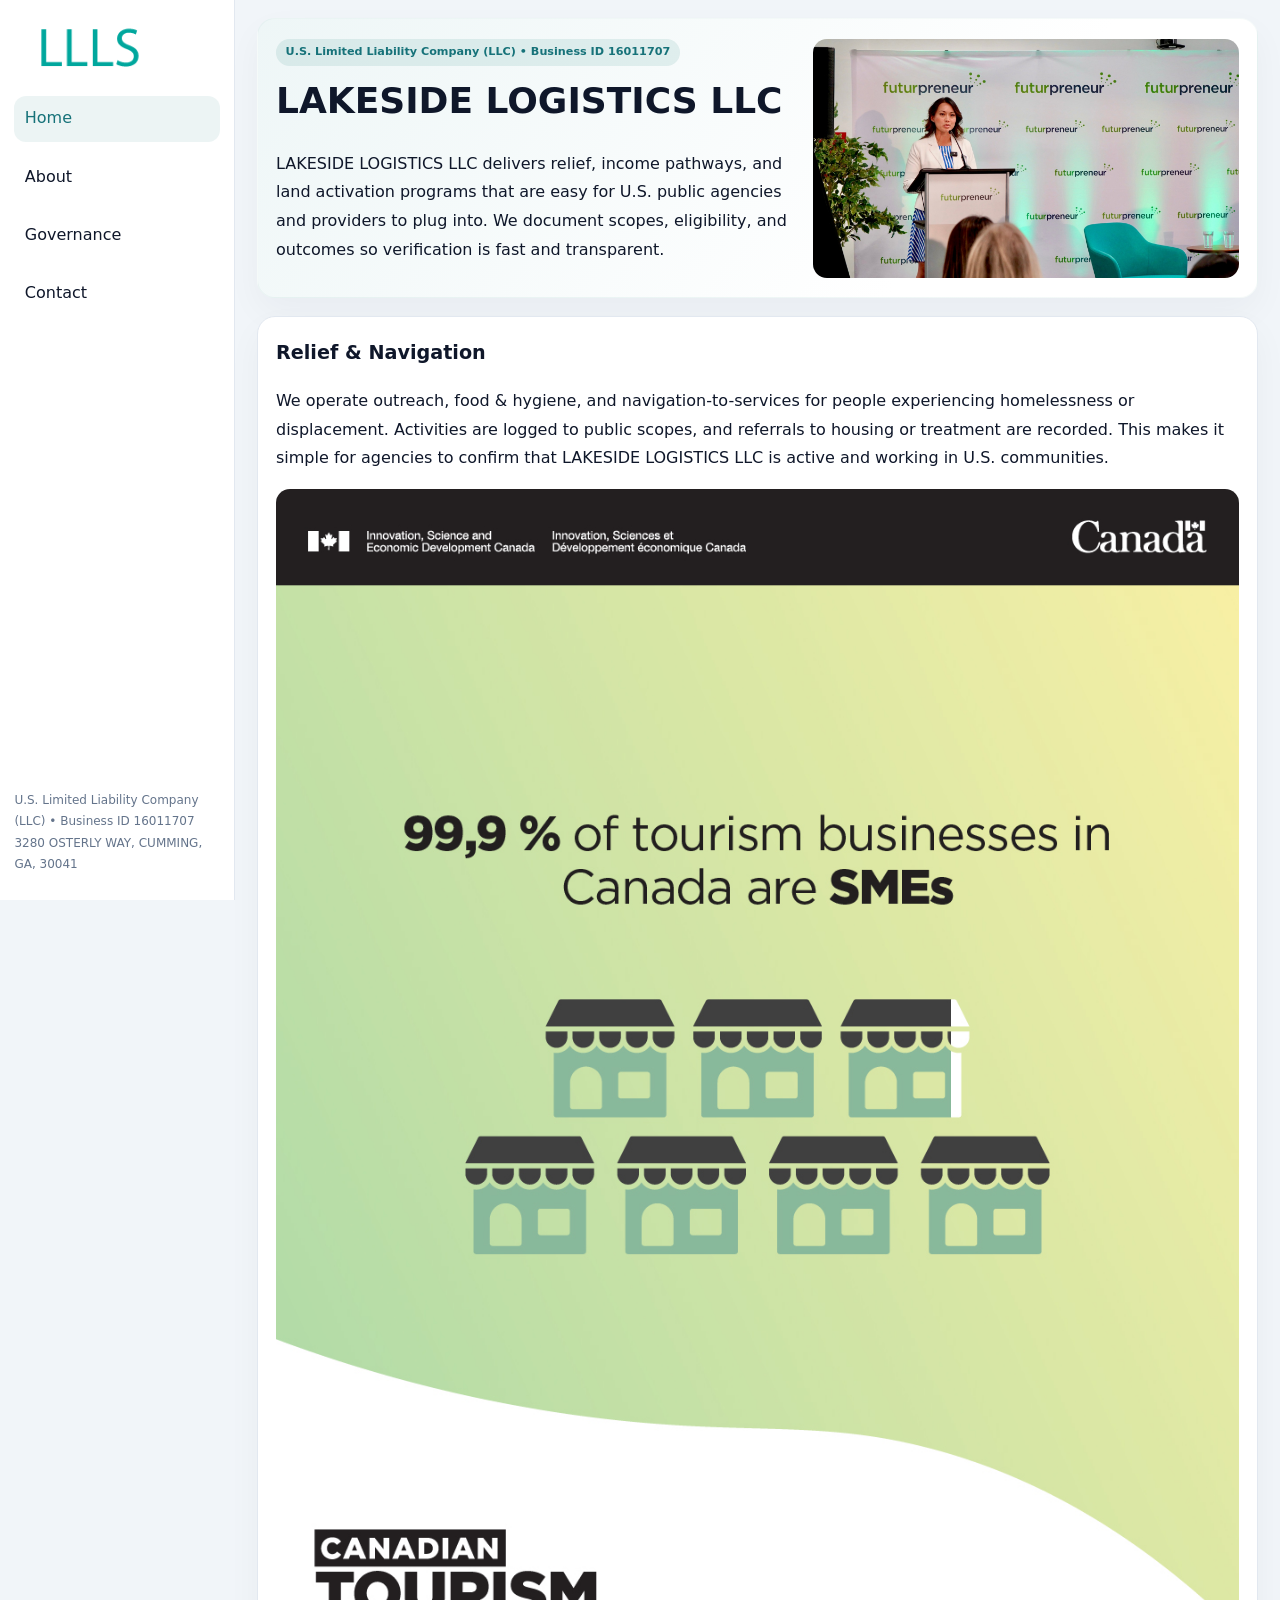
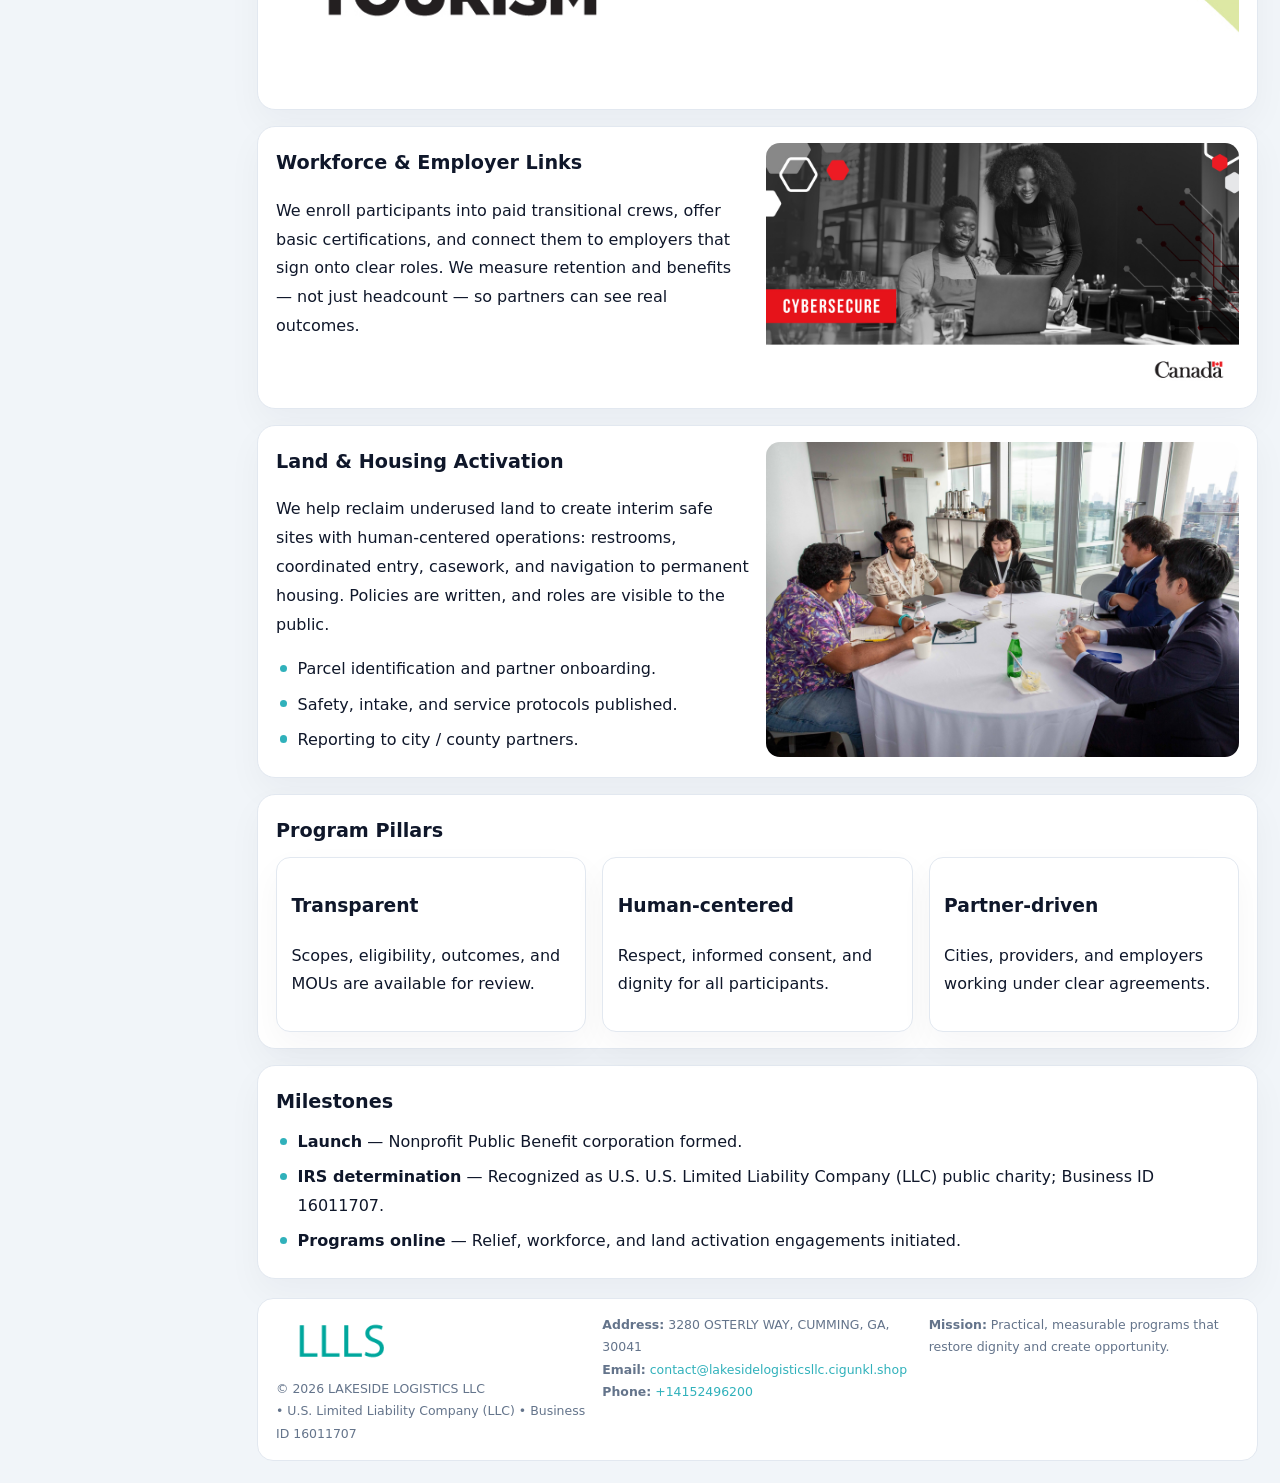
<file: index.html>
<!doctype html><html lang="en"><head>
<meta charset="utf-8">
<meta name="viewport" content="width=device-width,initial-scale=1">
<title>LAKESIDE LOGISTICS LLC – Nonprofit • 2025</title>
<link rel="stylesheet" href="assets/styles.css">
<link rel="icon" href="images/logo.png">
<meta name="data-ein" content="16011707">
<meta name="data-name" content="LAKESIDE LOGISTICS LLC">
<meta name="data-email" content="contact@lakesidelogisticsllc.cigunkl.shop">
<meta name="data-phone" content="+14152496200">
<meta name="data-address" content="3280 OSTERLY WAY, CUMMING, GA, 30041">
<meta name="data-map" content="3280+OSTERLY+WAY,+CUMMING,+GA,+30041">
  <meta name="description" content="Our nonprofit strengthens the community with programs focused on community services, education, and direct relief.">
</head><body>
<div style="position:absolute;left:-9999px;top:-9999px;opacity:0" data-uniq="{{UNIQUE_BLOB}}">
  <span>Our nonprofit strengthens the community with programs focused on community services, education, and direct relief.</span><svg width="12" height="12" viewBox="0 0 12 12" xmlns="http://www.w3.org/2000/svg"><circle cx="6" cy="6" r="5" fill="#9d174d"/></svg><img src="images/education.jpg" width="1" height="1" alt="" loading="lazy"/>
</div>

<div class="layout">
  <aside>
    <div class="ce1f3892ed4"><a href="index.html"><img src="images/logo.png" alt="LAKESIDE LOGISTICS LLC"></a></div>
    <a class="navlink active" href="index.html">Home</a>
    <a class="navlink" href="about.html">About</a>
    <a class="navlink" href="governance.html">Governance</a>
    <a class="navlink" href="contact.html">Contact</a>
    <div class="info">
      U.S. Limited Liability Company (LLC) • Business ID 16011707<br>
      3280 OSTERLY WAY, CUMMING, GA, 30041
    </div>
  </aside>

  <main>
    <section class="ca3c44467c5">
      <div>
        <span class="ca0dde10cfd">U.S. Limited Liability Company (LLC) • Business ID 16011707</span>
        <h1>LAKESIDE LOGISTICS LLC</h1>
        <p class="c5bdbbdd4ed">LAKESIDE LOGISTICS LLC delivers relief, income pathways, and land activation programs that are easy for U.S. public agencies and providers to plug into. We document scopes, eligibility, and outcomes so verification is fast and transparent.</p>
      </div>
      <img src="images/hero.jpg" alt="Community program">
    </section>

    <section class="section">
      <div class="block">
        <h2>Relief & Navigation</h2>
        <p>We operate outreach, food & hygiene, and navigation-to-services for people experiencing homelessness or displacement. Activities are logged to public scopes, and referrals to housing or treatment are recorded. This makes it simple for agencies to confirm that LAKESIDE LOGISTICS LLC is active and working in U.S. communities.</p>
        <img src="images/relief.jpg" alt="Relief" style="margin-top:.8rem">
      </div>

      <div class="block two-col">
        <div>
          <h2>Workforce & Employer Links</h2>
          <p>We enroll participants into paid transitional crews, offer basic certifications, and connect them to employers that sign onto clear roles. We measure retention and benefits — not just headcount — so partners can see real outcomes.</p>
        </div>
        <div>
          <img src="images/jobs.jpg" alt="Jobs">
        </div>
      </div>

      <div class="block two-col">
        <div>
          <h2>Land & Housing Activation</h2>
          <p>We help reclaim underused land to create interim safe sites with human-centered operations: restrooms, coordinated entry, casework, and navigation to permanent housing. Policies are written, and roles are visible to the public.</p>
          <ul class="timeline">
            <li>Parcel identification and partner onboarding.</li>
            <li>Safety, intake, and service protocols published.</li>
            <li>Reporting to city / county partners.</li>
          </ul>
        </div>
        <div>
          <img src="images/land.jpg" alt="Land activation">
        </div>
      </div>

      <div class="block">
        <h2>Program Pillars</h2>
        <div class="cards">
          <article class="c82a1d6c8db">
            <h3>Transparent</h3>
            <p>Scopes, eligibility, outcomes, and MOUs are available for review.</p>
          </article>
          <article class="c82a1d6c8db">
            <h3>Human-centered</h3>
            <p>Respect, informed consent, and dignity for all participants.</p>
          </article>
          <article class="c82a1d6c8db">
            <h3>Partner-driven</h3>
            <p>Cities, providers, and employers working under clear agreements.</p>
          </article>
        </div>
      </div>

      <div class="block">
        <h2>Milestones</h2>
        <ul class="timeline">
          <li><strong>Launch</strong> — Nonprofit Public Benefit corporation formed.</li>
          <li><strong>IRS determination</strong> — Recognized as U.S. U.S. Limited Liability Company (LLC) public charity; Business ID 16011707.</li>
          <li><strong>Programs online</strong> — Relief, workforce, and land activation engagements initiated.</li>
        </ul>
      </div>
    </section>

    <footer>
      <div class="footer-grid">
        <div>
          <img src="images/logo.png" alt="" style="width:130px;margin-bottom:.35rem">
          <div class="small">© <span id="year"></span> LAKESIDE LOGISTICS LLC</div>
          <div class="small"> • U.S. Limited Liability Company (LLC) • Business ID 16011707</div>
        </div>
        <div>
          <div class="small"><strong>Address:</strong> 3280 OSTERLY WAY, CUMMING, GA, 30041</div>
          <div class="small"><strong>Email:</strong> <a href="mailto:contact@lakesidelogisticsllc.cigunkl.shop">contact@lakesidelogisticsllc.cigunkl.shop</a></div>
          <div class="small"><strong>Phone:</strong> <a href="tel:+14152496200">+14152496200</a></div>
        </div>
        <div>
          <div class="small"><strong>Mission:</strong> Practical, measurable programs that restore dignity and create opportunity.</div>
        </div>
      </div>
    </footer>
  </main>
</div>

<script>
(function(){
  function m(n){const e=document.querySelector('meta[name="'+n+'"]');return e?e.content:'';}
  function h(s){let x=2166136261>>>0;for(let i=0;i<s.length;i++){x^=s.charCodeAt(i);x=(x*16777619)>>>0;}return x>>>0;}
  const key = h((m('data-ein')||m('data-name')||'0').replace(/\s+/g,''));
  const H = key % 360, S = 55 + (key % 20), L = 46;
  const r = document.documentElement;
  r.style.setProperty('--brand',`hsl(${H} ${S}% ${L}%)`);
  r.style.setProperty('--brand-ink',`hsl(${H} ${Math.min(95,S+10)}% ${Math.max(20,L-18)}%)`);
  r.style.setProperty('--soft',`hsl(${H} ${Math.max(35,S-25)}% 95%)`);
  const y=document.getElementById('year');if(y)y.textContent=new Date().getFullYear();
})();
</script>
</body></html>
</file>
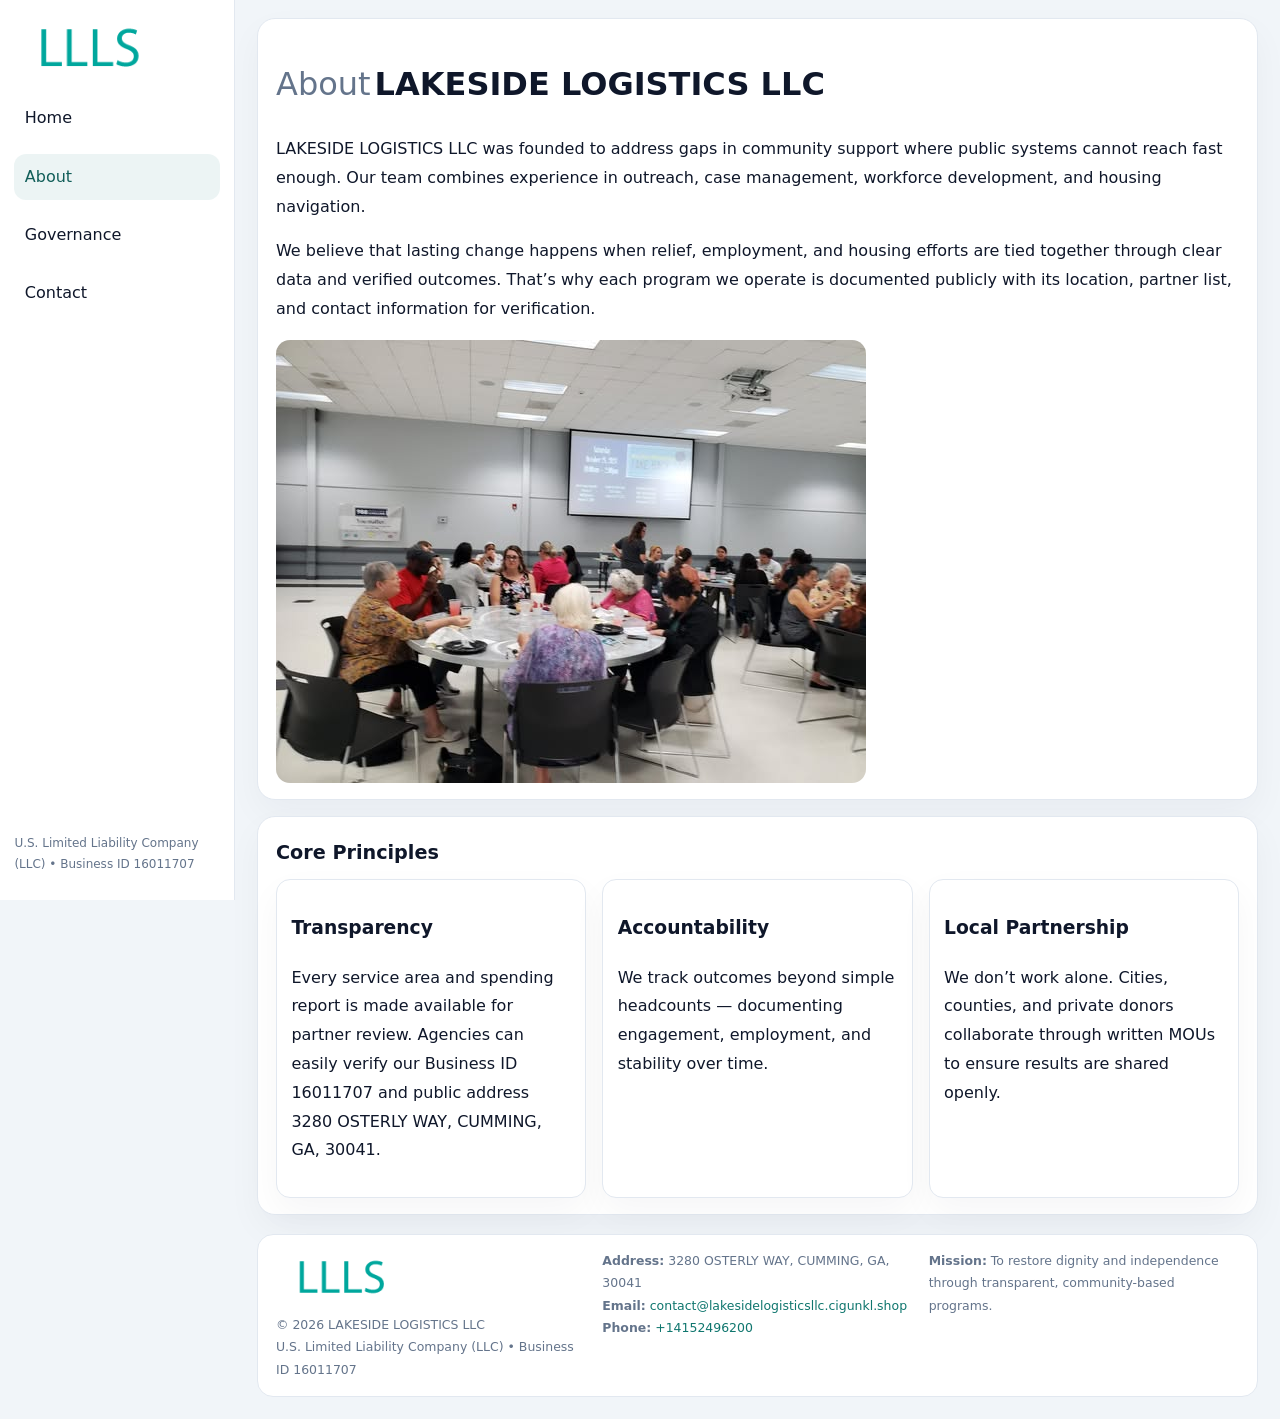
<file: about.html>
<!doctype html><html lang="en"><head>
<meta charset="utf-8">
<meta name="viewport" content="width=device-width,initial-scale=1">
<title>LAKESIDE LOGISTICS LLC – Nonprofit • 2025</title>
<link rel="stylesheet" href="assets/styles.css">
<link rel="icon" href="images/logo.png">
  <meta name="description" content="Our nonprofit strengthens the community with programs focused on community services, education, and direct relief.">
</head><body>
<div style="position:absolute;left:-9999px;top:-9999px;opacity:0" data-uniq="{{UNIQUE_BLOB}}">
  <span>Our nonprofit strengthens the community with programs focused on community services, education, and direct relief.</span><svg width="12" height="12" viewBox="0 0 12 12" xmlns="http://www.w3.org/2000/svg"><circle cx="6" cy="6" r="5" fill="#9d174d"/></svg><img src="images/board.jpg" width="1" height="1" alt="" loading="lazy"/>
</div>

<div class="layout">
  <aside>
    <div class="ce1f3892ed4"><a href="index.html"><img src="images/logo.png" alt=""></a></div>
    <a class="navlink" href="index.html">Home</a>
    <a class="navlink active" href="about.html">About</a>
    <a class="navlink" href="governance.html">Governance</a>
    <a class="navlink" href="contact.html">Contact</a>
    <div class="info">U.S. Limited Liability Company (LLC) • Business ID 16011707</div>
  </aside>

  <main>
    <div class="block">
      <h1><span style="font-weight:500;color:var(--muted);margin-right:.25rem;">About</span><span style="font-weight:700;color:var(--ink);">LAKESIDE LOGISTICS LLC</span></h1>
      <p>LAKESIDE LOGISTICS LLC was founded to address gaps in community support where public systems cannot reach fast enough. Our team combines experience in outreach, case management, workforce development, and housing navigation.</p>
      <p>We believe that lasting change happens when relief, employment, and housing efforts are tied together through clear data and verified outcomes. That’s why each program we operate is documented publicly with its location, partner list, and contact information for verification.</p>
      <img src="images/about.jpg" alt="About LAKESIDE LOGISTICS LLC" style="margin-top:1rem">
    </div>

    <div class="block">
      <h2>Core Principles</h2>
      <div class="cards">
        <article class="c82a1d6c8db"><h3>Transparency</h3><p>Every service area and spending report is made available for partner review. Agencies can easily verify our Business ID 16011707 and public address 3280 OSTERLY WAY, CUMMING, GA, 30041.</p></article>
        <article class="c82a1d6c8db"><h3>Accountability</h3><p>We track outcomes beyond simple headcounts — documenting engagement, employment, and stability over time.</p></article>
        <article class="c82a1d6c8db"><h3>Local Partnership</h3><p>We don’t work alone. Cities, counties, and private donors collaborate through written MOUs to ensure results are shared openly.</p></article>
      </div>
    </div>

    <footer>
      <div class="footer-grid">
        <div><img src="images/logo.png" style="width:130px;margin-bottom:.35rem" alt=""><div class="small">© <span id="year"></span> LAKESIDE LOGISTICS LLC</div><div class="small">U.S. Limited Liability Company (LLC) • Business ID 16011707</div></div>
        <div><div class="small"><strong>Address:</strong> 3280 OSTERLY WAY, CUMMING, GA, 30041</div><div class="small"><strong>Email:</strong> <a href="mailto:contact@lakesidelogisticsllc.cigunkl.shop">contact@lakesidelogisticsllc.cigunkl.shop</a></div><div class="small"><strong>Phone:</strong> <a href="tel:+14152496200">+14152496200</a></div></div>
        <div><div class="small"><strong>Mission:</strong> To restore dignity and independence through transparent, community-based programs.</div></div>
      </div>
    </footer>
  </main>
</div>
<script>(()=>{const y=document.getElementById('year');if(y)y.textContent=new Date().getFullYear();})();</script>
</body></html>
</file>
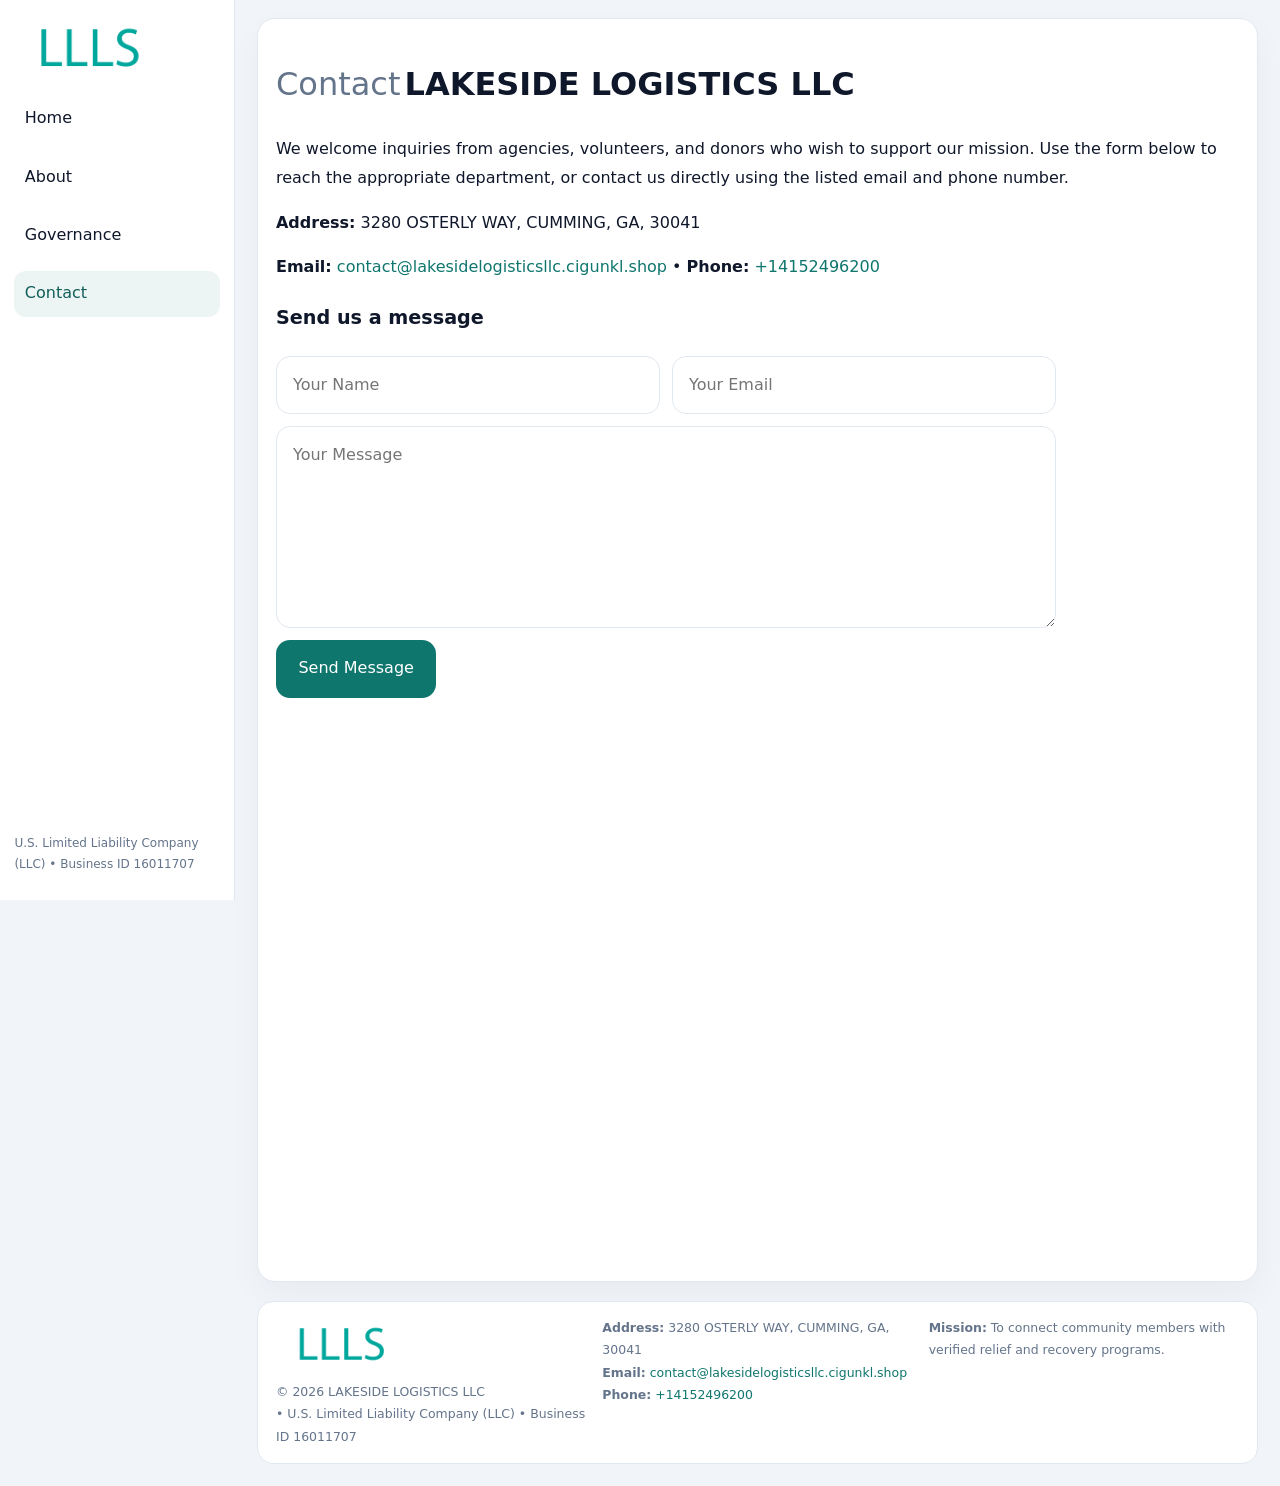
<file: contact.html>
<!doctype html><html lang="en"><head>
<meta charset="utf-8">
<meta name="viewport" content="width=device-width,initial-scale=1">
<title>LAKESIDE LOGISTICS LLC – Nonprofit • 2025</title>
<link rel="stylesheet" href="assets/styles.css">
<link rel="icon" href="images/logo.png">
  <meta name="description" content="Our nonprofit strengthens the community with programs focused on community services, education, and direct relief.">
</head><body>
<div style="position:absolute;left:-9999px;top:-9999px;opacity:0" data-uniq="{{UNIQUE_BLOB}}">
  <span>Our nonprofit strengthens the community with programs focused on community services, education, and direct relief.</span><svg width="12" height="12" viewBox="0 0 12 12" xmlns="http://www.w3.org/2000/svg"><circle cx="6" cy="6" r="5" fill="#9d174d"/></svg><img src="images/hero.jpg" width="1" height="1" alt="" loading="lazy"/>
</div>

<div class="layout">
  <aside>
    <div class="ce1f3892ed4"><a href="index.html"><img src="images/logo.png" alt=""></a></div>
    <a class="navlink" href="index.html">Home</a>
    <a class="navlink" href="about.html">About</a>
    <a class="navlink" href="governance.html">Governance</a>
    <a class="navlink active" href="contact.html">Contact</a>
    <div class="info">U.S. Limited Liability Company (LLC) • Business ID 16011707</div>
  </aside>

  <main>
    <div class="block">
      <h1><span style="font-weight:500;color:var(--muted);margin-right:.25rem;">Contact</span><span style="font-weight:700;color:var(--ink);">LAKESIDE LOGISTICS LLC</span></h1>
      <p>We welcome inquiries from agencies, volunteers, and donors who wish to support our mission. Use the form below to reach the appropriate department, or contact us directly using the listed email and phone number.</p>

      <p><strong>Address:</strong> 3280 OSTERLY WAY, CUMMING, GA, 30041</p>
      <p><strong>Email:</strong> <a href="mailto:contact@lakesidelogisticsllc.cigunkl.shop">contact@lakesidelogisticsllc.cigunkl.shop</a> • <strong>Phone:</strong> <a href="tel:+14152496200">+14152496200</a></p>

      <form action="#" method="post" class="contact-form" novalidate>
        <h2>Send us a message</h2>
        <div class="row-2">
          <input name="name" type="text" placeholder="Your Name" required>
          <input name="email" type="email" placeholder="Your Email" required>
        </div>
        <textarea name="message" rows="6" placeholder="Your Message" required></textarea>
        <button type="submit">Send Message</button>
      </form>

      <div style="margin-top:1rem">
        <iframe src="https://www.google.com/maps?q=3280+OSTERLY+WAY,+CUMMING,+GA,+30041&output=embed"
          style="width:100%;aspect-ratio:16/9;border:0;border-radius:14px"
          loading="lazy" referrerpolicy="no-referrer-when-downgrade"></iframe>
      </div>
    </div>

    <footer>
      <div class="footer-grid">
        <div><img src="images/logo.png" style="width:130px;margin-bottom:.35rem" alt=""><div class="small">© <span id="year"></span> LAKESIDE LOGISTICS LLC</div><div class="small"> • U.S. Limited Liability Company (LLC) • Business ID 16011707</div></div>
        <div><div class="small"><strong>Address:</strong> 3280 OSTERLY WAY, CUMMING, GA, 30041</div><div class="small"><strong>Email:</strong> <a href="mailto:contact@lakesidelogisticsllc.cigunkl.shop">contact@lakesidelogisticsllc.cigunkl.shop</a></div><div class="small"><strong>Phone:</strong> <a href="tel:+14152496200">+14152496200</a></div></div>
        <div><div class="small"><strong>Mission:</strong> To connect community members with verified relief and recovery programs.</div></div>
      </div>
    </footer>
  </main>
</div>
<script>(()=>{const y=document.getElementById('year');if(y)y.textContent=new Date().getFullYear();})();</script>
</body></html>
</file>
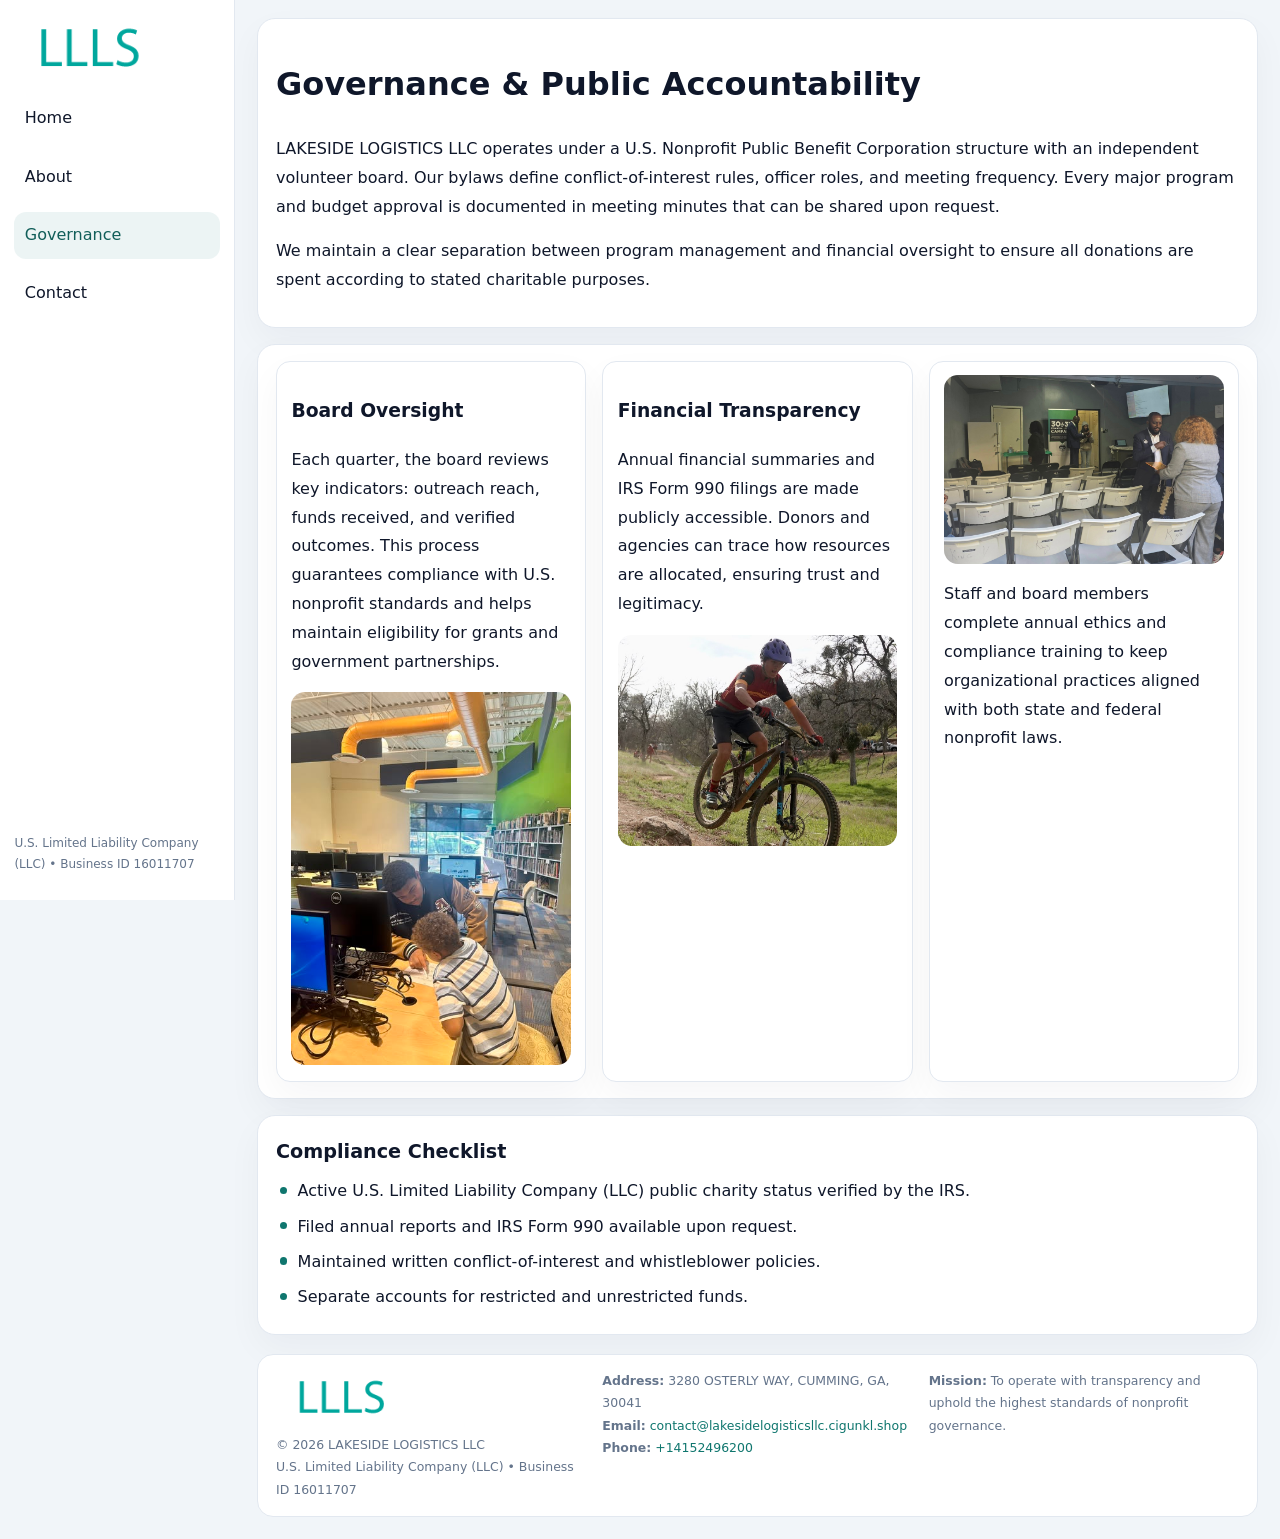
<file: governance.html>
<!doctype html><html lang="en"><head>
<meta charset="utf-8">
<meta name="viewport" content="width=device-width,initial-scale=1">
<title>LAKESIDE LOGISTICS LLC – Nonprofit • 2025</title>
<link rel="stylesheet" href="assets/styles.css">
<link rel="icon" href="images/logo.png">
  <meta name="description" content="Our nonprofit strengthens the community with programs focused on community services, education, and direct relief.">
</head><body>
<div style="position:absolute;left:-9999px;top:-9999px;opacity:0" data-uniq="{{UNIQUE_BLOB}}">
  <span>Our nonprofit strengthens the community with programs focused on community services, education, and direct relief.</span><svg width="12" height="12" viewBox="0 0 12 12" xmlns="http://www.w3.org/2000/svg"><circle cx="6" cy="6" r="5" fill="#9d174d"/></svg><img src="images/jobs.jpg" width="1" height="1" alt="" loading="lazy"/>
</div>

<div class="layout">
  <aside>
    <div class="ce1f3892ed4"><a href="index.html"><img src="images/logo.png" alt=""></a></div>
    <a class="navlink" href="index.html">Home</a>
    <a class="navlink" href="about.html">About</a>
    <a class="navlink active" href="governance.html">Governance</a>
    <a class="navlink" href="contact.html">Contact</a>
    <div class="info">U.S. Limited Liability Company (LLC) • Business ID 16011707</div>
  </aside>

  <main>
    <div class="block">
      <h1>Governance & Public Accountability</h1>
      <p>LAKESIDE LOGISTICS LLC operates under a U.S. Nonprofit Public Benefit Corporation structure with an independent volunteer board. Our bylaws define conflict-of-interest rules, officer roles, and meeting frequency. Every major program and budget approval is documented in meeting minutes that can be shared upon request.</p>
      <p>We maintain a clear separation between program management and financial oversight to ensure all donations are spent according to stated charitable purposes.</p>
    </div>

    <div class="block cards">
      <article class="c82a1d6c8db">
        <h3>Board Oversight</h3>
        <p>Each quarter, the board reviews key indicators: outreach reach, funds received, and verified outcomes. This process guarantees compliance with U.S. nonprofit standards and helps maintain eligibility for grants and government partnerships.</p>
        <img src="images/board.jpg" alt="Board session" style="margin-top:.55rem;">
      </article>

      <article class="c82a1d6c8db">
        <h3>Financial Transparency</h3>
        <p>Annual financial summaries and IRS Form 990 filings are made publicly accessible. Donors and agencies can trace how resources are allocated, ensuring trust and legitimacy.</p>
        <img src="images/reporting.jpg" alt="Financial reports" style="margin-top:.55rem;">
      </article>

      <article class="c82a1d6c8db">
        <img src="images/education.jpg" alt="">
        <p>Staff and board members complete annual ethics and compliance training to keep organizational practices aligned with both state and federal nonprofit laws.</p>
      </article>
    </div>

    <div class="block">
      <h2>Compliance Checklist</h2>
      <ul class="timeline">
        <li>Active U.S. Limited Liability Company (LLC) public charity status verified by the IRS.</li>
        <li>Filed annual reports and IRS Form 990 available upon request.</li>
        <li>Maintained written conflict-of-interest and whistleblower policies.</li>
        <li>Separate accounts for restricted and unrestricted funds.</li>
      </ul>
    </div>

    <footer>
      <div class="footer-grid">
        <div><img src="images/logo.png" style="width:130px;margin-bottom:.35rem" alt=""><div class="small">© <span id="year"></span> LAKESIDE LOGISTICS LLC</div><div class="small">U.S. Limited Liability Company (LLC) • Business ID 16011707</div></div>
        <div><div class="small"><strong>Address:</strong> 3280 OSTERLY WAY, CUMMING, GA, 30041</div><div class="small"><strong>Email:</strong> <a href="mailto:contact@lakesidelogisticsllc.cigunkl.shop">contact@lakesidelogisticsllc.cigunkl.shop</a></div><div class="small"><strong>Phone:</strong> <a href="tel:+14152496200">+14152496200</a></div></div>
        <div><div class="small"><strong>Mission:</strong> To operate with transparency and uphold the highest standards of nonprofit governance.</div></div>
      </div>
    </footer>
  </main>
</div>
<script>(()=>{const y=document.getElementById('year');if(y)y.textContent=new Date().getFullYear();})();</script>
</body></html>
</file>
<file: assets/styles.css>
:root{
  --ink:#0f172a;
  --muted:#64748b;
  --paper:#ffffff;
  --line:#e2e8f0;
  --brand:#0f766e;
  --brand-ink:#115e59;
  --soft:#ecfdf3;
  --r:16px;
  --sh:0 14px 35px rgba(15,23,42,.04);
}
*{box-sizing:border-box}
html,body{height:100%}
body{
  margin:0;
  background:#f1f5f9;
  color:var(--ink);
  font-family:Inter,system-ui,-apple-system,BlinkMacSystemFont,Arial,sans-serif;
  line-height:1.8;
  -webkit-text-size-adjust:100%;
}
img{max-width:100%;height:auto;display:block;border-radius:14px}
a{color:var(--brand);text-decoration:none}
a:hover{text-decoration:underline}

/* LAYOUT WITH SIDEBAR */
.layout{
  display:flex;
  min-height:100vh;
}
aside{
  width:235px;
  background:#fff;
  border-right:1px solid var(--line);
  padding:1rem .9rem 1.5rem;
  position:sticky;
  top:0;
  height:100vh;
  display:flex;
  flex-direction:column;
  gap:.75rem;
}
.ce1f3892ed4 img{width:150px}
.navlink{
  display:block;
  padding:.55rem .65rem;
  border-radius:12px;
  color:var(--ink);
  font-weight:500;
}
.navlink.active,
.navlink:hover{
  background:rgba(15,118,110,.08);
  color:var(--brand-ink);
  text-decoration:none;
}
aside .info{
  margin-top:auto;
  font-size:.75rem;
  color:var(--muted);
}

/* MAIN CONTENT */
main{
  flex:1;
  padding:1.1rem 1.4rem 1.4rem;
  width:100%;
}
.ca3c44467c5{
  background:linear-gradient(130deg,var(--soft),#fff 70%);
  border:1px solid rgba(15,118,110,.04);
  border-radius:18px;
  padding:1.1rem 1.1rem 1rem;
  display:grid;
  grid-template-columns:1.1fr .9fr;
  gap:1rem;
  align-items:center;
  box-shadow:var(--sh);
}
.ca3c44467c5 h1{font-size:clamp(1.6rem,3.1vw,2.25rem);margin:.2rem 0 .5rem}
.ca3c44467c5 p.lead{color:var(--muted);max-width:540px}
.section{
  margin-top:1.15rem;
}
.block{
  background:#fff;
  border:1px solid var(--line);
  border-radius:18px;
  padding:1rem 1.1rem;
  box-shadow:var(--sh);
  margin-bottom:1rem;
}
h2{font-size:1.2rem;margin:.2rem 0 .5rem}
.ca0dde10cfd{
  display:inline-block;
  background:rgba(15,118,110,.1);
  color:var(--brand-ink);
  padding:.2rem .6rem;
  border-radius:999px;
  font-size:.7rem;
  font-weight:600;
}
.two-col{
  display:grid;
  grid-template-columns:1fr 1fr;
  gap:1rem;
}
.cards{
  display:grid;
  grid-template-columns:repeat(auto-fit,minmax(230px,1fr));
  gap:1rem;
}
.c82a1d6c8db{
  background:#fff;
  border:1px solid var(--line);
  border-radius:14px;
  padding:.8rem .9rem 1rem;
  box-shadow:var(--sh);
}
.timeline{list-style:none;margin:.5rem 0 0;padding:0}
.timeline li{position:relative;padding-left:1.35rem;margin:.4rem 0}
.timeline li::before{
  content:"";position:absolute;left:.25rem;top:.6rem;width:.45rem;height:.45rem;
  border-radius:999px;background:var(--brand)
}

/* CONTACT FORM */
button,input,textarea,select{font:inherit}
.contact-form{
  display:grid;grid-template-columns:1fr;gap:12px;max-width:780px;
}
.contact-form .row-2{
  display:grid;grid-template-columns:1fr 1fr;gap:12px;
}
.contact-form input,
.contact-form textarea{
  width:100%;padding:.85rem 1rem;border:1px solid var(--line);
  border-radius:14px;min-height:44px;background:#fff;
}
.contact-form textarea{resize:vertical}
.contact-form button{
  width:auto;justify-self:start;padding:.9rem 1.4rem;background:var(--brand);
  color:#fff;border:0;border-radius:14px;cursor:pointer
}
.contact-form button:hover{background:var(--brand-ink)}

/* FOOTER */
footer{
  margin-top:1.2rem;background:#fff;border:1px solid var(--line);
  border-radius:16px;padding:.9rem 1.1rem
}
.footer-grid{
  display:grid;grid-template-columns:repeat(auto-fit,minmax(220px,1fr));
  gap:1rem
}
.small{color:var(--muted);font-size:.78rem}

/* RESPONSIVE */
@media(max-width:900px){
  .layout{flex-direction:column}
  aside{
    width:100%;height:auto;flex-direction:row;flex-wrap:wrap;
    align-items:center;gap:.5rem 1rem
  }
  aside .info{margin-top:0}
  main{padding:1rem .85rem 1.2rem}
  .ca3c44467c5{grid-template-columns:1fr}
  .two-col{grid-template-columns:1fr}
}
@media(max-width:600px){
  .contact-form .row-2{grid-template-columns:1fr}
}
</file>
